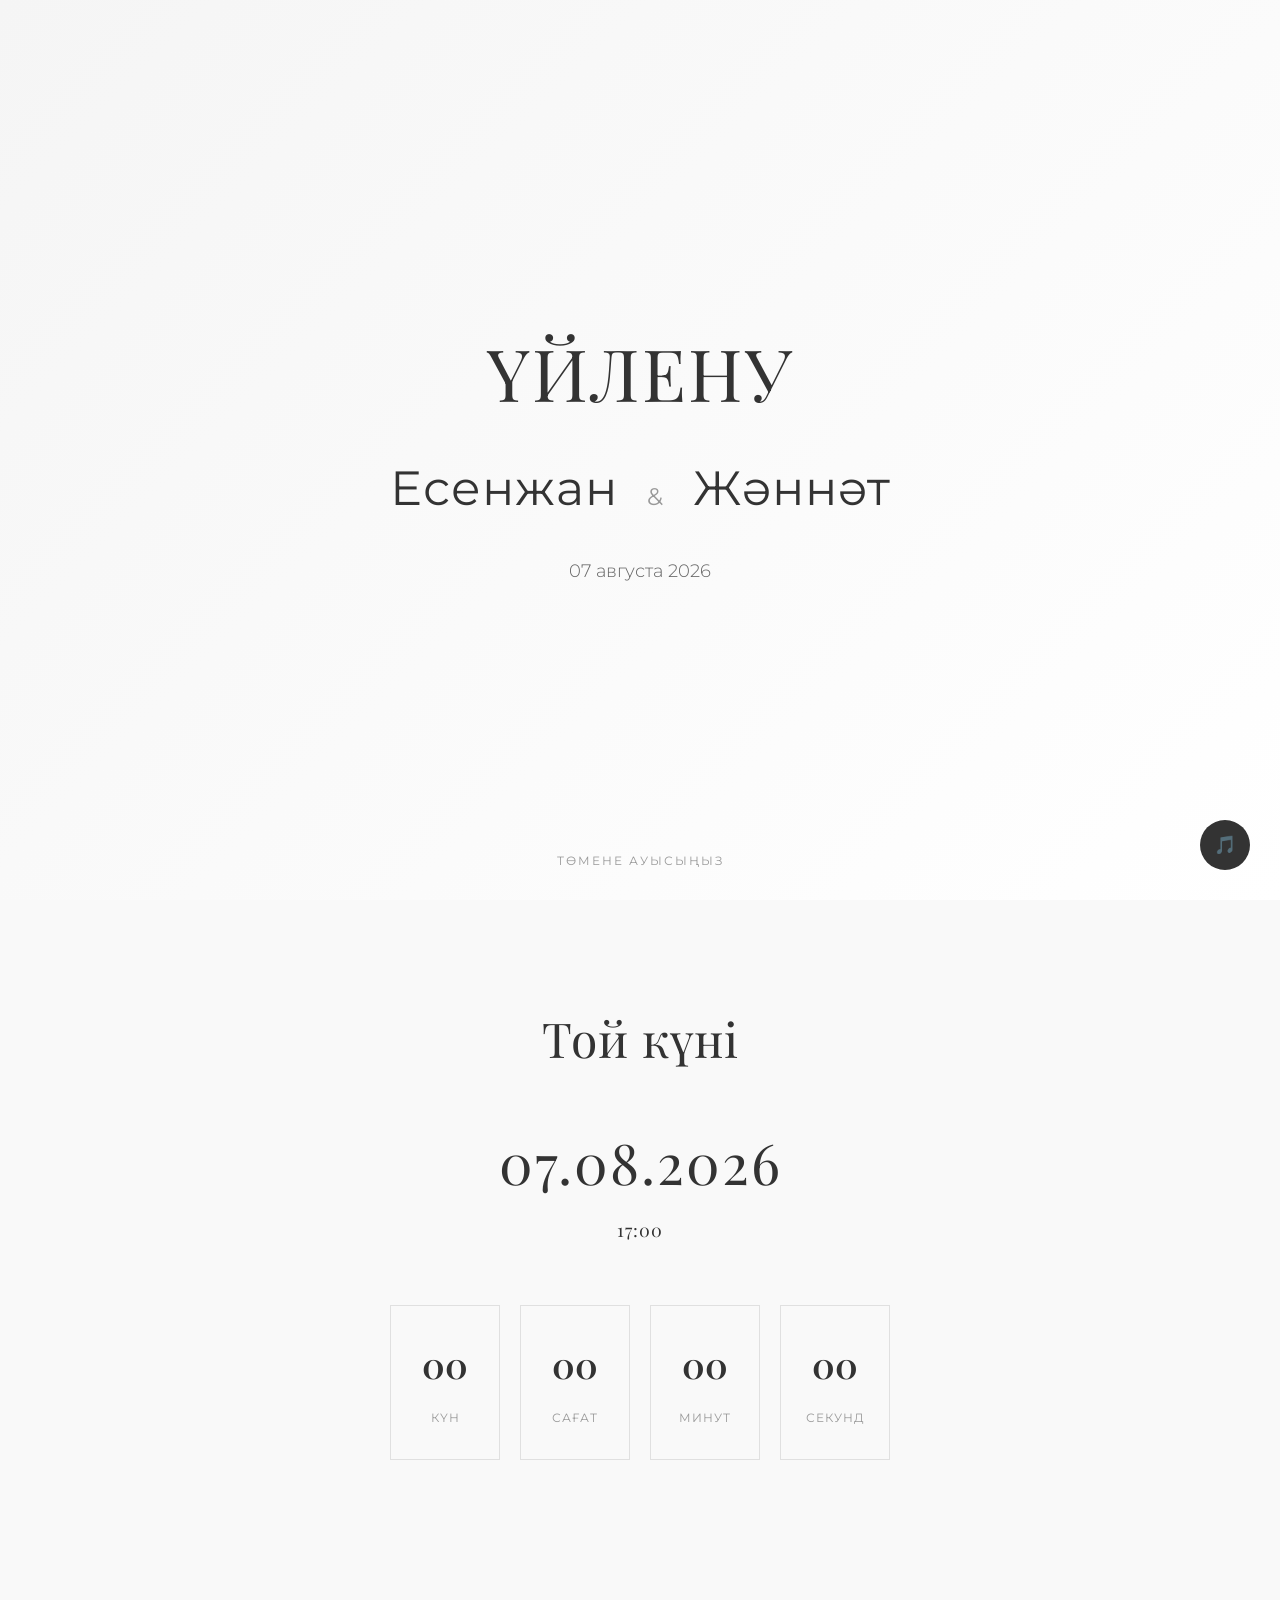
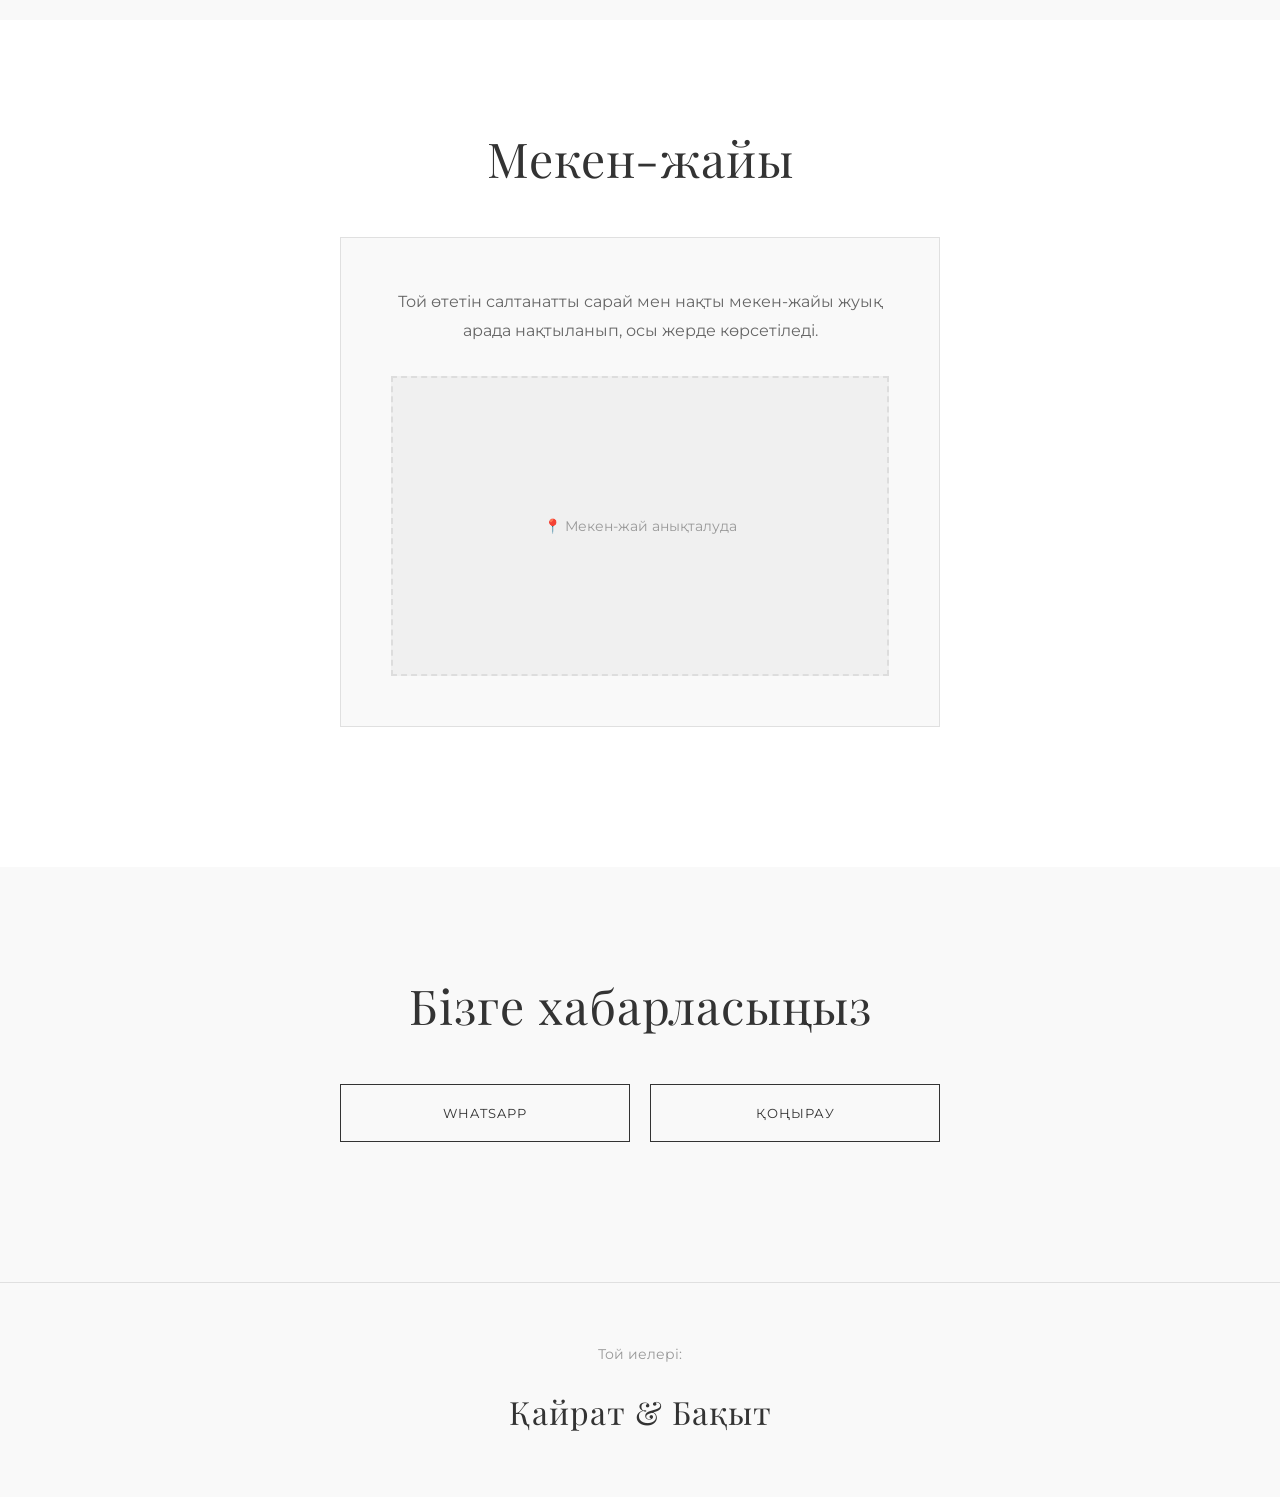
<file: index.html>
<!DOCTYPE html>
<html lang="kk">
<head>
  <meta charset="UTF-8" />
  <meta name="viewport" content="width=device-width, initial-scale=1.0" />
  <title>Есенжан & Жәннәт</title>
  <link rel="preconnect" href="https://fonts.googleapis.com">
  <link rel="preconnect" href="https://fonts.gstatic.com" crossorigin>
  <link href="https://fonts.googleapis.com/css2?family=Playfair+Display:wght@400;500;600;700&family=Montserrat:wght@300;400;500;600&display=swap" rel="stylesheet">
  <style>
    * { margin: 0; padding: 0; box-sizing: border-box; }
    
    body {
      font-family: 'Montserrat', sans-serif;
      background: #fff;
      color: #333;
      line-height: 1.6;
    }

    html { scroll-behavior: smooth; }

    /* МУЗЫКА */
    .music-btn {
      position: fixed;
      bottom: 30px;
      right: 30px;
      width: 50px;
      height: 50px;
      border-radius: 50%;
      background: #333;
      color: white;
      border: none;
      cursor: pointer;
      font-size: 18px;
      z-index: 1000;
      transition: all 0.3s;
    }
    .music-btn:hover {
      transform: scale(1.1);
    }

    /* КОНТЕЙНЕР */
    .container {
      max-width: 800px;
      margin: 0 auto;
      padding: 0 20px;
    }

    /* ГЕРОЙ */
    .hero {
      height: 100vh;
      display: flex;
      align-items: center;
      justify-content: center;
      text-align: center;
      background: linear-gradient(135deg, #f5f5f5 0%, #fff 100%);
      padding: 20px;
      position: relative;
    }

    .hero-content h1 {
      font-family: 'Playfair Display', serif;
      font-size: 72px;
      font-weight: 400;
      margin-bottom: 10px;
      letter-spacing: 2px;
    }

    .hero-content .names {
      font-size: 48px;
      margin: 20px 0;
      letter-spacing: 1px;
    }

    .hero-content .separator {
      font-size: 24px;
      color: #999;
      margin: 0 15px;
    }

    .hero-content p {
      font-size: 18px;
      color: #666;
      margin-top: 30px;
      font-weight: 300;
    }

    .scroll-indicator {
      position: absolute;
      bottom: 30px;
      left: 50%;
      transform: translateX(-50%);
      font-size: 12px;
      text-transform: uppercase;
      letter-spacing: 2px;
      color: #999;
      animation: bounce 2s infinite;
    }

    @keyframes bounce {
      0%, 100% { transform: translateX(-50%) translateY(0); }
      50% { transform: translateX(-50%) translateY(-10px); }
    }

    /* СЕКЦИИ */
    section {
      padding: 100px 20px;
      text-align: center;
    }

    section h2 {
      font-family: 'Playfair Display', serif;
      font-size: 48px;
      font-weight: 400;
      margin-bottom: 40px;
      letter-spacing: 1px;
    }

    .date-section {
      background: #f9f9f9;
    }

    .date-display {
      font-family: 'Playfair Display', serif;
      font-size: 56px;
      font-weight: 400;
      margin: 40px 0;
      letter-spacing: 2px;
    }

    .date-display small {
      display: block;
      font-size: 18px;
      font-weight: 300;
      margin-top: 10px;
      letter-spacing: 1px;
    }

    .countdown {
      display: grid;
      grid-template-columns: repeat(4, 1fr);
      gap: 20px;
      max-width: 500px;
      margin: 60px auto;
    }

    .countdown-item {
      padding: 30px 10px;
      border: 1px solid #e0e0e0;
    }

    .countdown-num {
      font-family: 'Playfair Display', serif;
      font-size: 36px;
      font-weight: 600;
      display: block;
      margin-bottom: 10px;
    }

    .countdown-label {
      font-size: 12px;
      text-transform: uppercase;
      letter-spacing: 1px;
      color: #999;
    }

    .location-section {
      background: #fff;
    }

    .location-box {
      background: #f9f9f9;
      padding: 50px;
      margin: 40px auto;
      max-width: 600px;
      border: 1px solid #e0e0e0;
    }

    .location-box p {
      font-size: 16px;
      color: #666;
      margin-bottom: 20px;
      line-height: 1.8;
    }

    .map-placeholder {
      height: 300px;
      background: #f0f0f0;
      display: flex;
      align-items: center;
      justify-content: center;
      margin-top: 30px;
      border: 2px dashed #ddd;
      font-size: 14px;
      color: #999;
    }

    .contacts-section {
      background: #f9f9f9;
    }

    .contact-buttons {
      display: grid;
      grid-template-columns: repeat(auto-fit, minmax(200px, 1fr));
      gap: 20px;
      max-width: 600px;
      margin: 40px auto;
    }

    .contact-btn {
      padding: 18px 30px;
      border: 1px solid #333;
      background: transparent;
      color: #333;
      font-family: 'Montserrat', sans-serif;
      font-size: 13px;
      text-transform: uppercase;
      letter-spacing: 1px;
      cursor: pointer;
      transition: all 0.3s;
      text-decoration: none;
      display: inline-block;
    }

    .contact-btn:hover {
      background: #333;
      color: white;
    }

    /* ФУТЕР */
    footer {
      padding: 60px 20px;
      text-align: center;
      background: #f9f9f9;
      border-top: 1px solid #e0e0e0;
    }

    .footer-text {
      font-size: 14px;
      color: #999;
      margin-bottom: 20px;
    }

    .footer-names {
      font-family: 'Playfair Display', serif;
      font-size: 32px;
      font-weight: 400;
      letter-spacing: 1px;
    }

    /* АДАПТИВ */
    @media (max-width: 768px) {
      .hero-content h1 { font-size: 48px; }
      .hero-content .names { font-size: 32px; }
      section h2 { font-size: 32px; }
      .date-display { font-size: 40px; }
      .countdown { grid-template-columns: repeat(2, 1fr); gap: 10px; }
      .countdown-item { padding: 20px 5px; }
      .contact-buttons { grid-template-columns: 1fr; }
    }
  </style>
</head>
<body>

  <!-- МУЗЫКА -->
  <audio id="bgMusic" loop preload="auto">
    <source src="https://www.dropbox.com/scl/fi/ydpg8fgzhidrfq7ackeqm/zhas_zhubailar_second__nurbol_zhorabekov.mp3?rlkey=cnpeqc906mv1i2q1eg8q869ta&st=op90a8xw&raw=1" type="audio/mp3" />
  </audio>
  <button class="music-btn" id="musicBtn">🎵</button>

  <!-- ГЕРОЙ -->
  <section class="hero">
    <div class="container">
      <div class="hero-content">
        <h1>ҮЙЛЕНУ</h1>
        <div class="names">
          <span>Есенжан</span>
          <span class="separator">&</span>
          <span>Жәннәт</span>
        </div>
        <p>07 августа 2026</p>
      </div>
      <div class="scroll-indicator">Төмене ауысыңыз</div>
    </div>
  </section>

  <!-- УАҚЫТ -->
  <section class="date-section">
    <div class="container">
      <h2>Той күні</h2>
      <div class="date-display">
        07.08.2026
        <small>17:00</small>
      </div>

      <div class="countdown" id="timer">
        <div class="countdown-item">
          <span class="countdown-num" id="days">00</span>
          <span class="countdown-label">Күн</span>
        </div>
        <div class="countdown-item">
          <span class="countdown-num" id="hours">00</span>
          <span class="countdown-label">Сағат</span>
        </div>
        <div class="countdown-item">
          <span class="countdown-num" id="minutes">00</span>
          <span class="countdown-label">Минут</span>
        </div>
        <div class="countdown-item">
          <span class="countdown-num" id="seconds">00</span>
          <span class="countdown-label">Секунд</span>
        </div>
      </div>
    </div>
  </section>

  <!-- МЕКЕН-ЖАЙ -->
  <section class="location-section">
    <div class="container">
      <h2>Мекен-жайы</h2>
      <div class="location-box">
        <p>Той өтетін салтанатты сарай мен нақты мекен-жайы жуық арада нақтыланып, осы жерде көрсетіледі.</p>
        <div class="map-placeholder">
          📍 Мекен-жай анықталуда
        </div>
      </div>
    </div>
  </section>

  <!-- КОНТАКТЫ -->
  <section class="contacts-section">
    <div class="container">
      <h2>Бізге хабарласыңыз</h2>
      <div class="contact-buttons">
        <a href="https://wa.me/87054287487" class="contact-btn" target="_blank">WhatsApp</a>
        <a href="tel:+87054287487" class="contact-btn">Қоңырау</a>
      </div>
    </div>
  </section>

  <!-- ФУТЕР -->
  <footer>
    <p class="footer-text">Той иелері:</p>
    <p class="footer-names">Қайрат & Бақыт</p>
  </footer>

  <script>
    // Музыка
    const music = document.getElementById('bgMusic');
    const musicBtn = document.getElementById('musicBtn');

    function toggleMusic() {
      if (music.paused) {
        music.currentTime = 21;
        music.play().catch(err => console.log("Ошибка:", err));
        musicBtn.textContent = '⏸';
      } else {
        music.pause();
        musicBtn.textContent = '🎵';
      }
    }

    musicBtn.addEventListener('click', toggleMusic);

    // Таймер
    const targetDate = new Date('August 7, 2026 17:00:00').getTime();
    
    function updateCountdown() {
      const now = new Date().getTime();
      const diff = targetDate - now;
      
      if (diff <= 0) return;
      
      const days = Math.floor(diff / (1000 * 60 * 60 * 24));
      const hours = Math.floor((diff % (1000 * 60 * 60 * 24)) / (1000 * 60 * 60));
      const minutes = Math.floor((diff % (1000 * 60 * 60)) / (1000 * 60));
      const seconds = Math.floor((diff % (1000 * 60)) / 1000);

      document.getElementById('days').textContent = String(days).padStart(2, '0');
      document.getElementById('hours').textContent = String(hours).padStart(2, '0');
      document.getElementById('minutes').textContent = String(minutes).padStart(2, '0');
      document.getElementById('seconds').textContent = String(seconds).padStart(2, '0');
    }

    updateCountdown();
    setInterval(updateCountdown, 1000);
  </script>

</body>
</html>
</file>
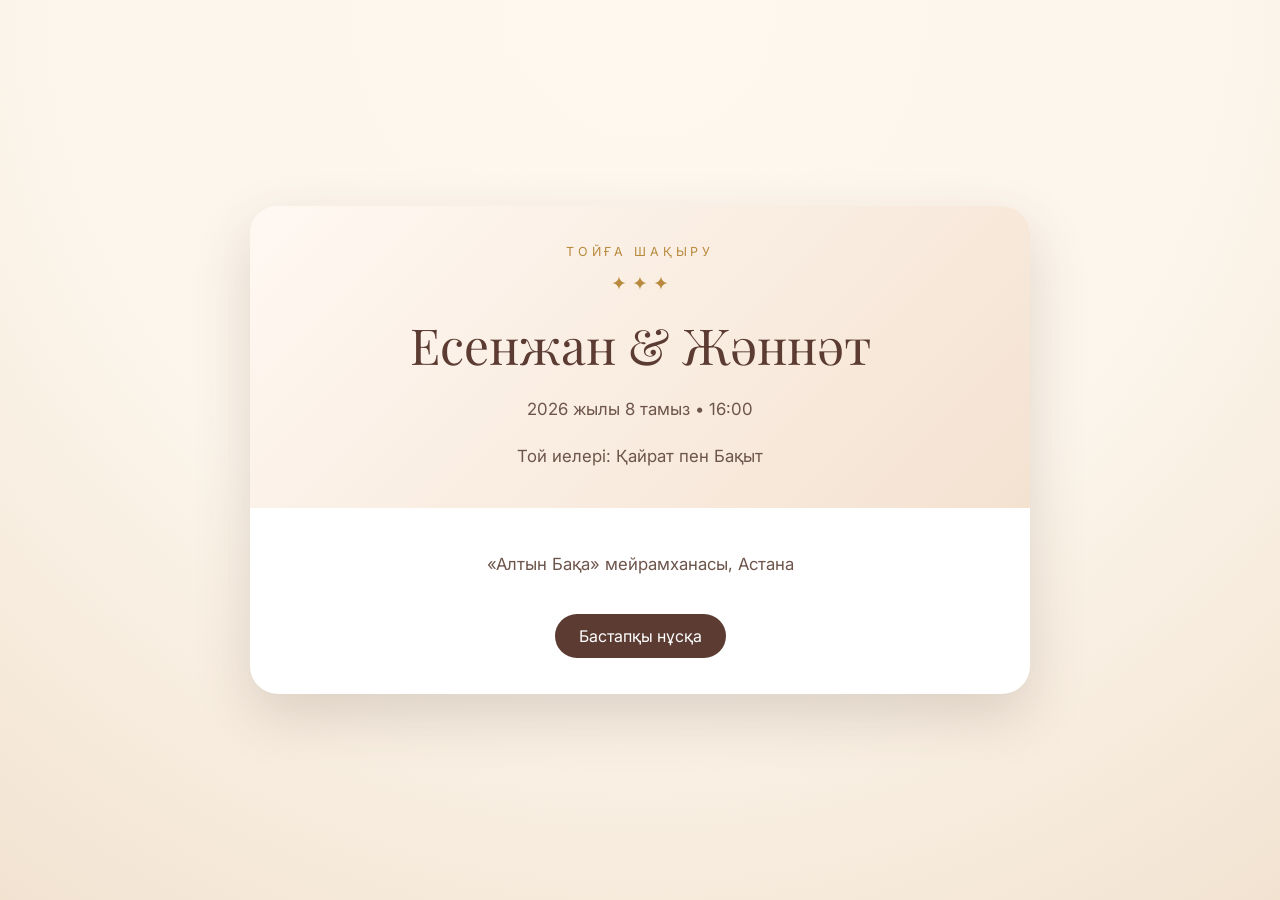
<file: index-alt-2.html>
<!DOCTYPE html>
<html lang="kk">
  <head>
    <meta charset="UTF-8" />
    <meta name="viewport" content="width=device-width, initial-scale=1.0" />
    <title>Той шақыру</title>
    <link rel="preconnect" href="https://fonts.googleapis.com" />
    <link rel="preconnect" href="https://fonts.gstatic.com" crossorigin />
    <link href="https://fonts.googleapis.com/css2?family=Playfair+Display:wght@600;700&family=Inter:wght@400;500;600&display=swap" rel="stylesheet" />
    <style>
      :root {
        --cream: #fcf5eb;
        --brown: #5b3b32;
        --gold: #b88a3d;
        --rose: #e8cfc0;
      }
      * { box-sizing: border-box; }
      body {
        margin: 0;
        font-family: 'Inter', sans-serif;
        background: radial-gradient(circle at top, #fff8ef 0%, var(--cream) 55%, #f2e3d1 100%);
        color: var(--brown);
      }
      .wrap { min-height: 100vh; display: grid; place-items: center; padding: 24px; }
      .card {
        width: min(100%, 780px); border-radius: 28px; overflow: hidden;
        box-shadow: 0 22px 55px rgba(91,59,50,0.18); background: white;
      }
      .top {
        padding: 38px 28px 20px; text-align: center; background: linear-gradient(135deg, #fff8f2, #f4e2d1);
      }
      .title { font-family: 'Playfair Display', serif; font-size: clamp(2.1rem, 4.2vw, 3.1rem); color: var(--brown); margin: 8px 0; }
      .subtitle { color: var(--gold); text-transform: uppercase; letter-spacing: 0.3em; font-size: 0.78rem; }
      .ornament { margin: 12px 0 16px; font-size: 1.2rem; color: var(--gold); }
      .bottom { padding: 24px 28px 36px; text-align: center; }
      .meta { font-size: 1.05rem; line-height: 1.8; color: #6d554c; }
      .btn {
        display: inline-block; margin-top: 18px; padding: 12px 24px; border-radius: 999px;
        background: var(--brown); color: white; text-decoration: none;
      }
    </style>
  </head>
  <body>
    <div class="wrap">
      <div class="card">
        <div class="top">
          <div class="subtitle">Тойға шақыру</div>
          <div class="ornament">✦ ✦ ✦</div>
          <div class="title">Есенжан &amp; Жәннәт</div>
          <p class="meta">2026 жылы 8 тамыз • 16:00</p>
          <p class="meta">Той иелері: Қайрат пен Бақыт</p>
        </div>
        <div class="bottom">
          <p class="meta">«Алтын Бақа» мейрамханасы, Астана</p>
          <a class="btn" href="index.html">Бастапқы нұсқа</a>
        </div>
      </div>
    </div>
  </body>
</html>
</file>
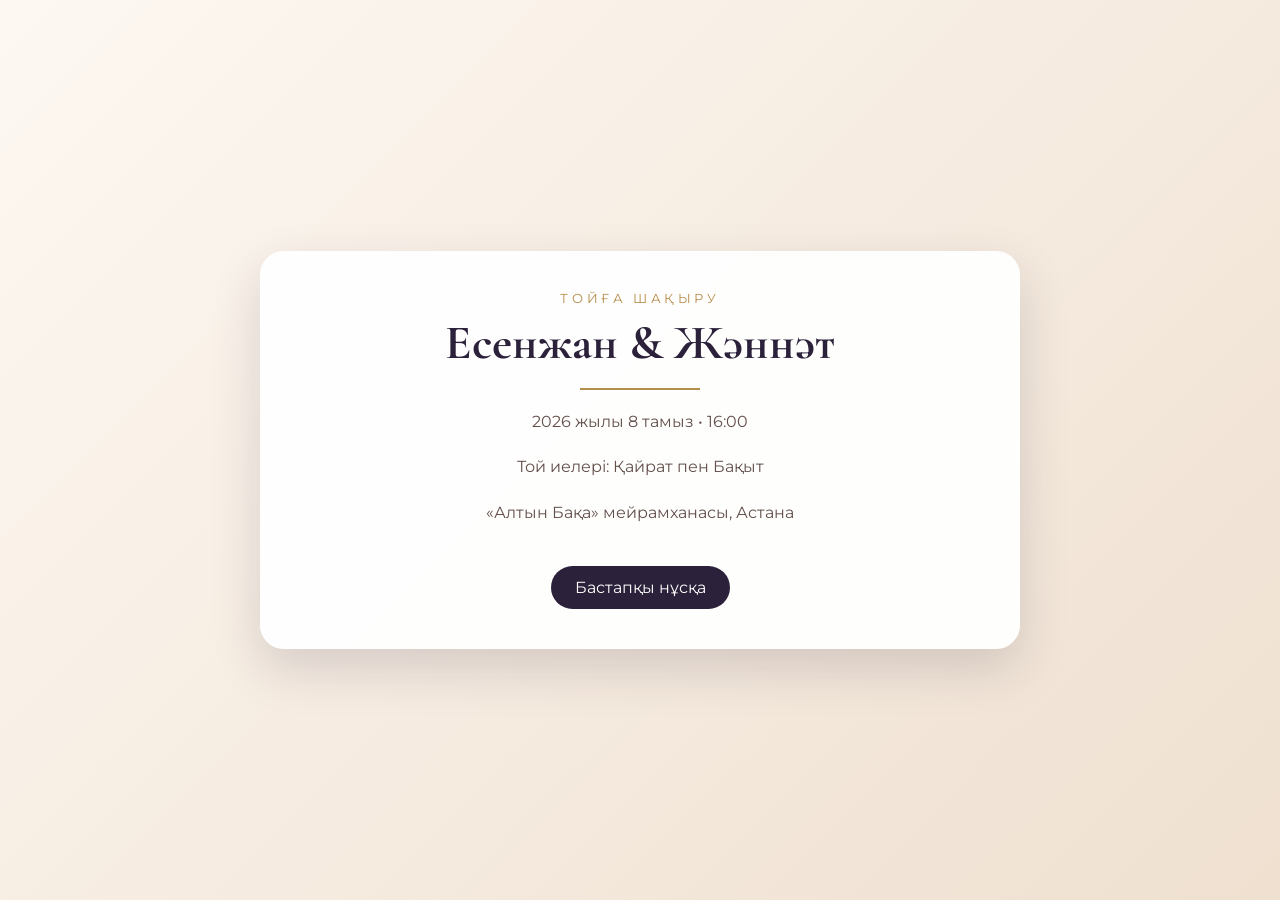
<file: index-alt-3.html>
<!DOCTYPE html>
<html lang="kk">
  <head>
    <meta charset="UTF-8" />
    <meta name="viewport" content="width=device-width, initial-scale=1.0" />
    <title>Той шақыру</title>
    <link rel="preconnect" href="https://fonts.googleapis.com" />
    <link rel="preconnect" href="https://fonts.gstatic.com" crossorigin />
    <link href="https://fonts.googleapis.com/css2?family=Montserrat:wght@500;600;700&family=Cormorant+Garamond:wght@600;700&display=swap" rel="stylesheet" />
    <style>
      :root { --deep: #2c213a; --gold: #b58d4a; --cream: #f8efe8; }
      * { box-sizing: border-box; }
      body {
        margin: 0;
        font-family: 'Montserrat', sans-serif;
        color: var(--deep);
        background: linear-gradient(135deg, #fdf8f2 0%, #efe0d0 100%);
      }
      .wrap { min-height: 100vh; display: grid; place-items: center; padding: 24px; }
      .card {
        width: min(100%, 760px); padding: 40px 30px; border-radius: 24px; background: rgba(255,255,255,0.95);
        box-shadow: 0 20px 50px rgba(44,33,58,0.16); text-align: center;
      }
      h1 { font-family: 'Cormorant Garamond', serif; font-size: clamp(2rem, 4vw, 3rem); margin: 8px 0; color: var(--deep); }
      .badge { color: var(--gold); text-transform: uppercase; letter-spacing: 0.28em; font-size: 0.8rem; margin-bottom: 8px; }
      .line { width: 120px; height: 2px; background: var(--gold); margin: 16px auto; }
      .meta { font-size: 1.02rem; line-height: 1.8; color: #634f4b; }
      .btn { display: inline-block; margin-top: 22px; padding: 12px 24px; border-radius: 999px; background: var(--deep); color: white; text-decoration: none; }
    </style>
  </head>
  <body>
    <div class="wrap">
      <div class="card">
        <div class="badge">Тойға шақыру</div>
        <h1>Есенжан &amp; Жәннәт</h1>
        <div class="line"></div>
        <p class="meta">2026 жылы 8 тамыз • 16:00</p>
        <p class="meta">Той иелері: Қайрат пен Бақыт</p>
        <p class="meta">«Алтын Бақа» мейрамханасы, Астана</p>
        <a class="btn" href="index.html">Бастапқы нұсқа</a>
      </div>
    </div>
  </body>
</html>
</file>
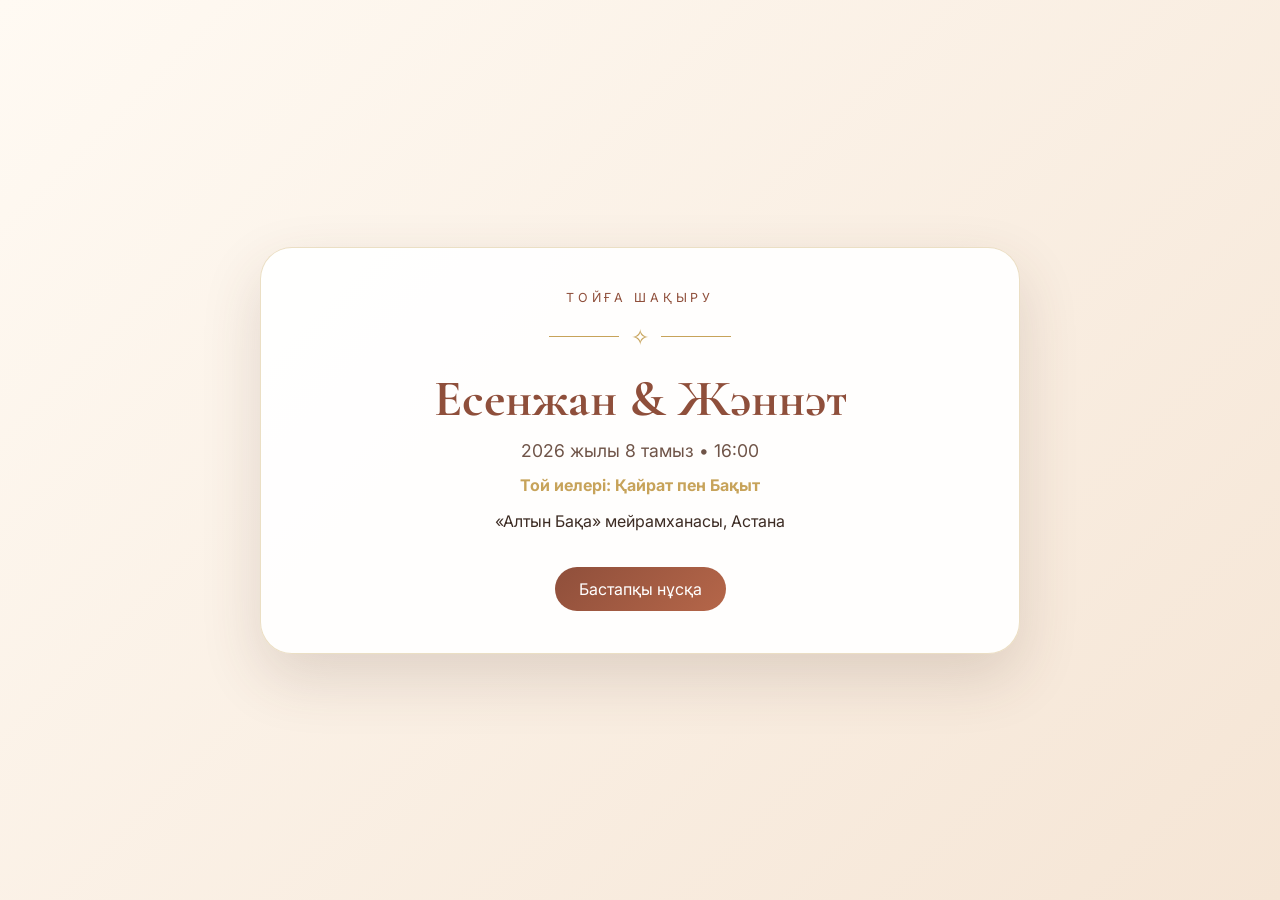
<file: index-alt.html>
<!DOCTYPE html>
<html lang="kk">
  <head>
    <meta charset="UTF-8" />
    <meta name="viewport" content="width=device-width, initial-scale=1.0" />
    <title>Той шақыру</title>
    <link rel="preconnect" href="https://fonts.googleapis.com" />
    <link rel="preconnect" href="https://fonts.gstatic.com" crossorigin />
    <link href="https://fonts.googleapis.com/css2?family=Cormorant+Garamond:wght@500;600;700&family=Inter:wght@400;500;600&display=swap" rel="stylesheet" />
    <style>
      :root {
        --bg: #fffaf3;
        --text: #3d2c24;
        --accent: #8f4f3b;
        --gold: #c7a35a;
      }

      * { box-sizing: border-box; }
      body {
        margin: 0;
        font-family: 'Inter', sans-serif;
        color: var(--text);
        background: linear-gradient(135deg, #fffaf3 0%, #f5e5d5 100%);
      }
      .wrap {
        min-height: 100vh;
        display: grid;
        place-items: center;
        padding: 24px;
      }
      .card {
        width: min(100%, 760px);
        background: rgba(255,255,255,0.92);
        border: 1px solid rgba(199,163,90,0.35);
        border-radius: 32px;
        box-shadow: 0 24px 60px rgba(90,58,44,0.16);
        padding: 42px 28px;
        text-align: center;
      }
      .label { letter-spacing: 0.3em; text-transform: uppercase; color: var(--accent); font-size: 0.78rem; }
      h1 {
        font-family: 'Cormorant Garamond', serif;
        font-size: clamp(2.2rem, 4.6vw, 3.2rem);
        margin: 12px 0 10px;
        color: var(--accent);
      }
      .date { font-size: 1.1rem; color: #6f5448; margin: 8px 0; }
      .host { font-weight: 700; color: var(--gold); margin-top: 14px; }
      .ornament {
        margin: 18px 0;
        display: flex; justify-content: center; align-items: center; gap: 12px;
      }
      .ornament::before, .ornament::after {
        content: ''; width: 70px; height: 1px; background: var(--gold);
      }
      .ornament span {
        font-size: 1.4rem; color: var(--gold);
      }
      .btn {
        display: inline-block; margin-top: 20px; padding: 12px 24px; border-radius: 999px;
        background: linear-gradient(135deg, var(--accent), #b56649); color: white; text-decoration: none;
      }
    </style>
  </head>
  <body>
    <div class="wrap">
      <div class="card">
        <div class="label">Тойға шақыру</div>
        <div class="ornament"><span>✧</span></div>
        <h1>Есенжан &amp; Жәннәт</h1>
        <p class="date">2026 жылы 8 тамыз • 16:00</p>
        <p class="host">Той иелері: Қайрат пен Бақыт</p>
        <p>«Алтын Бақа» мейрамханасы, Астана</p>
        <a class="btn" href="index.html">Бастапқы нұсқа</a>
      </div>
    </div>
  </body>
</html>
</file>
